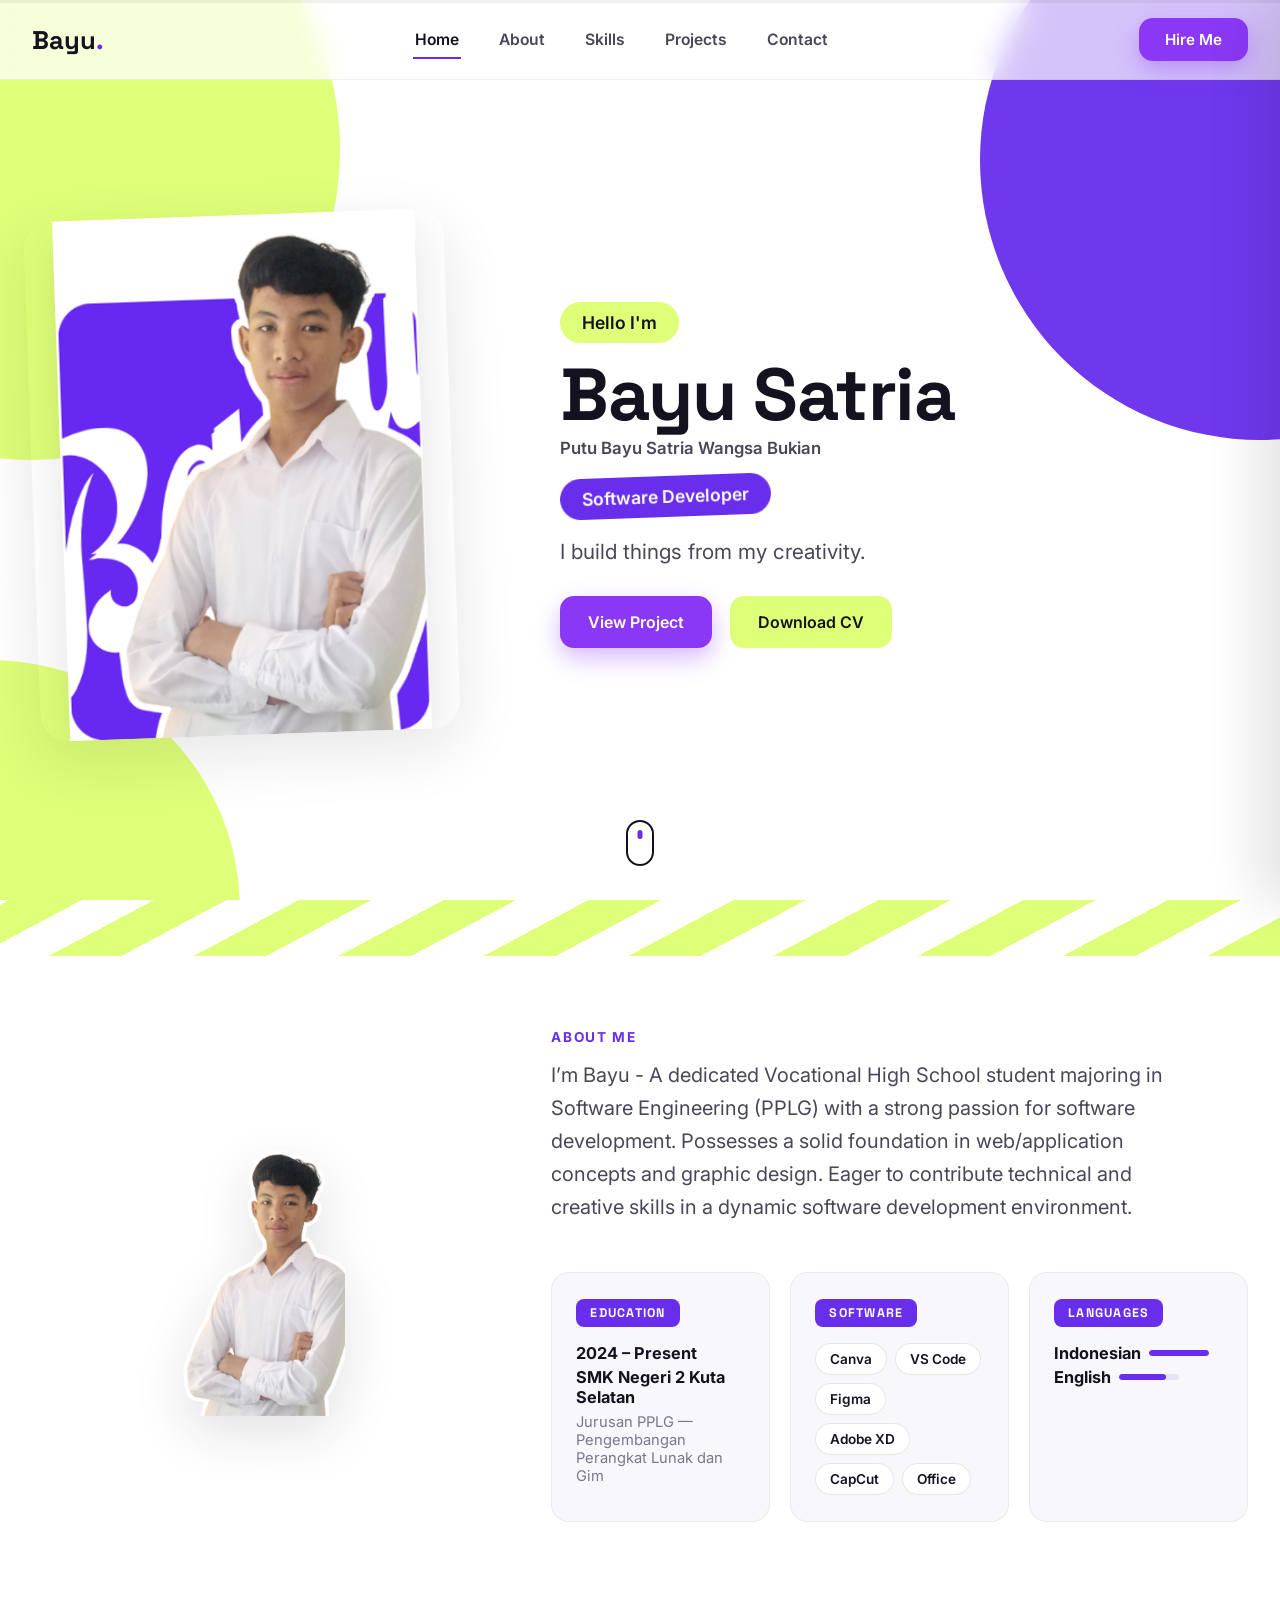
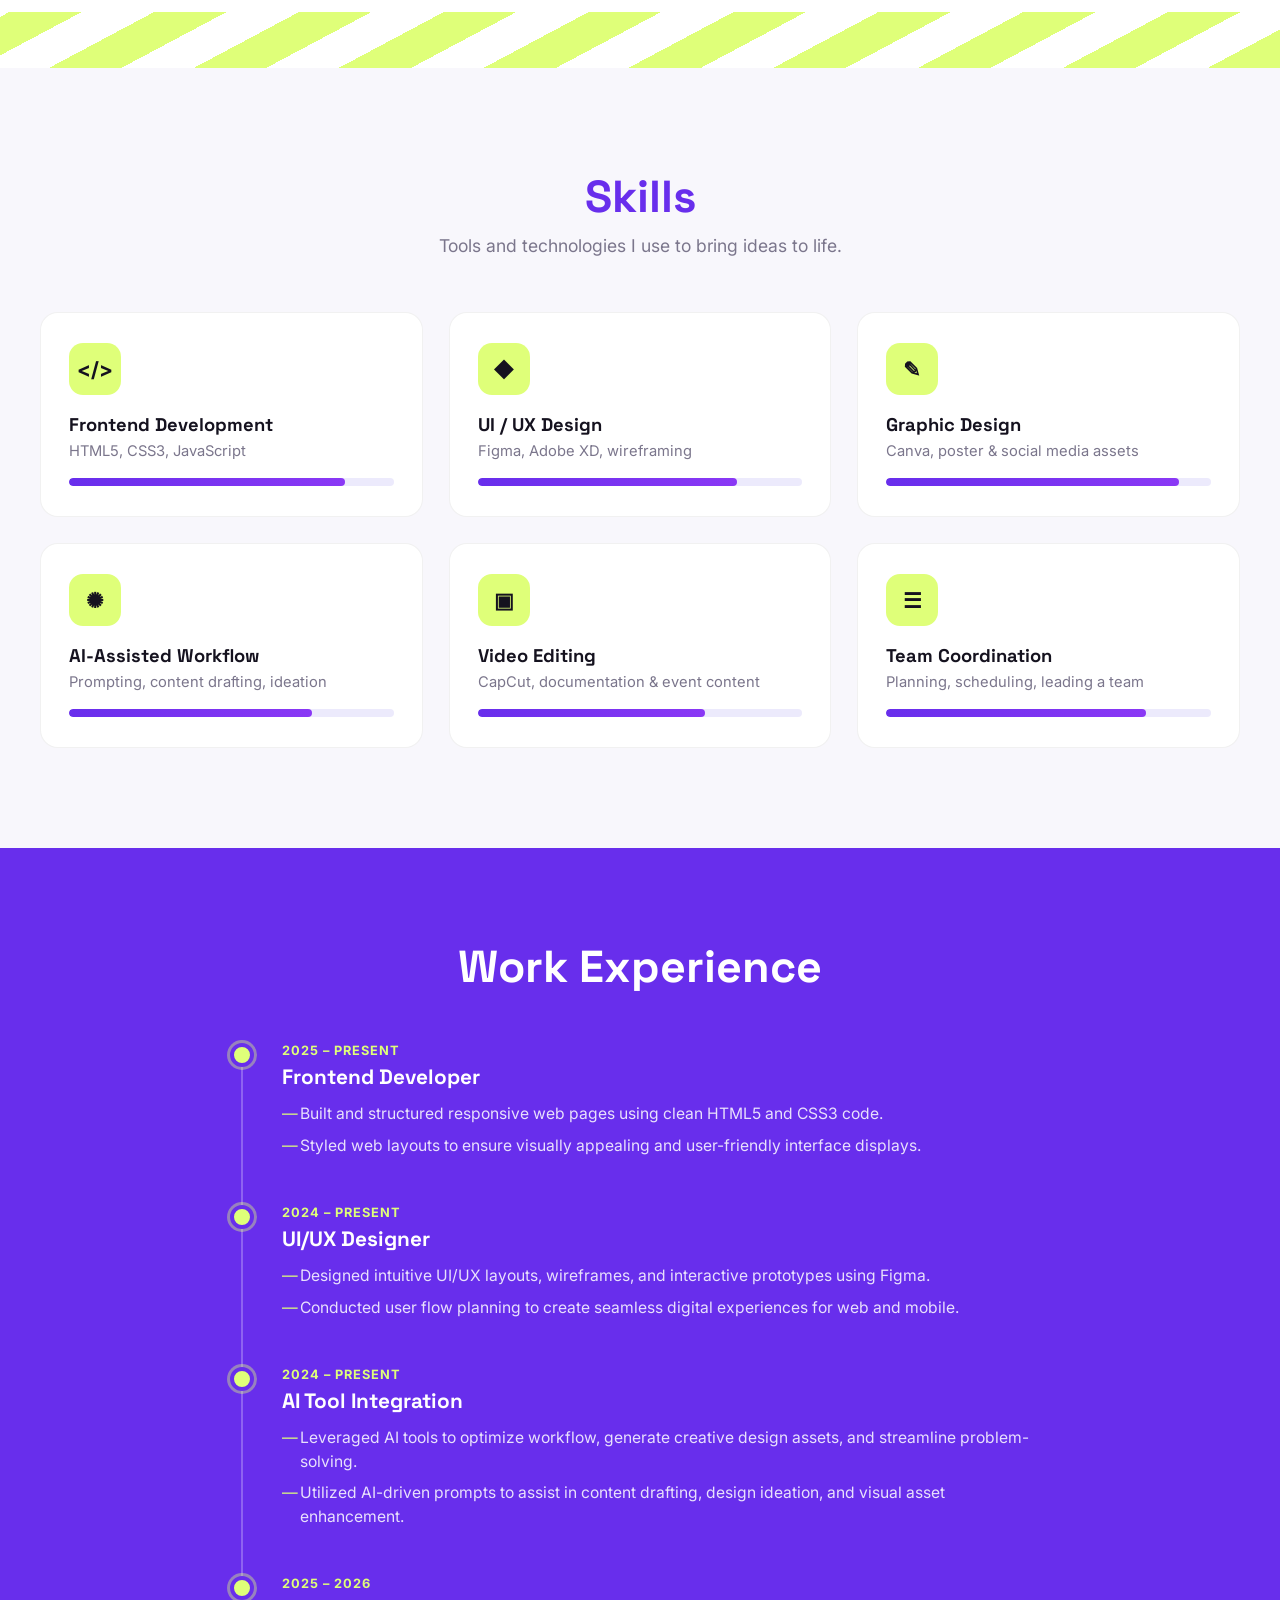
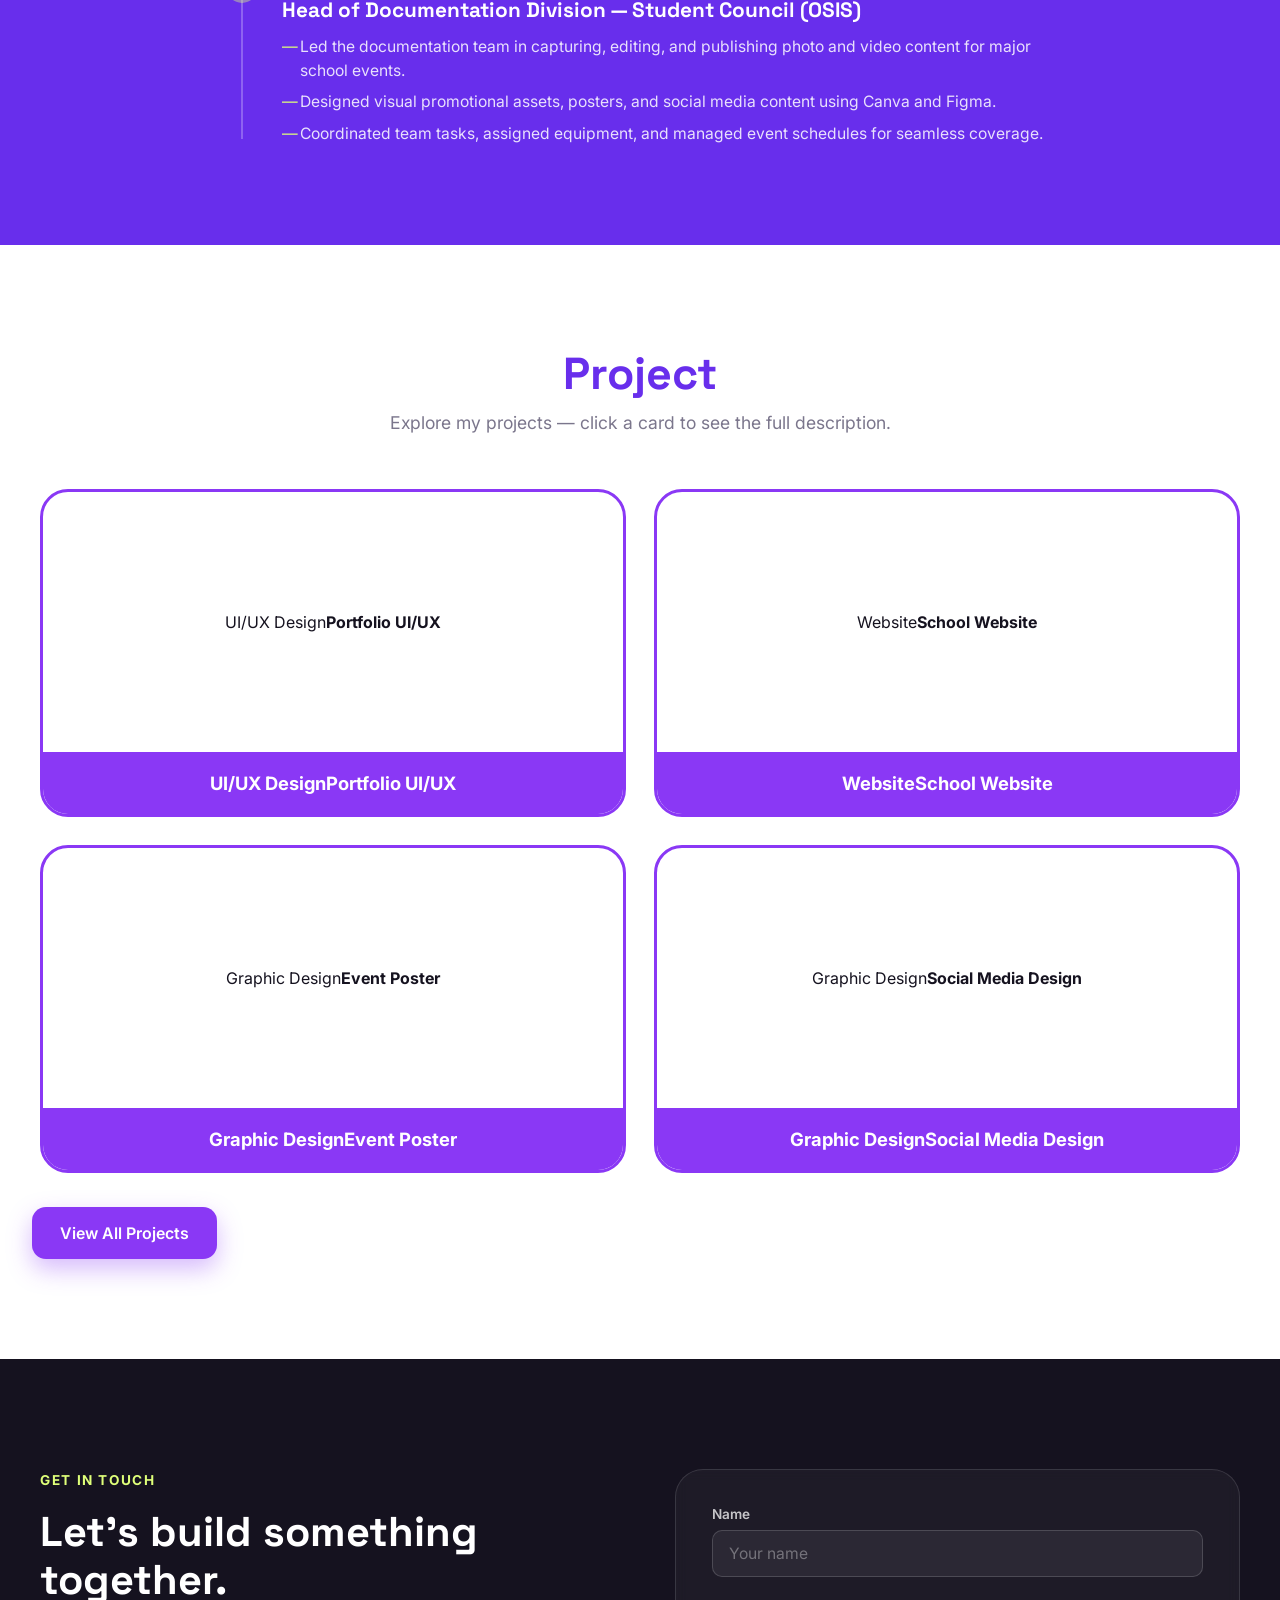
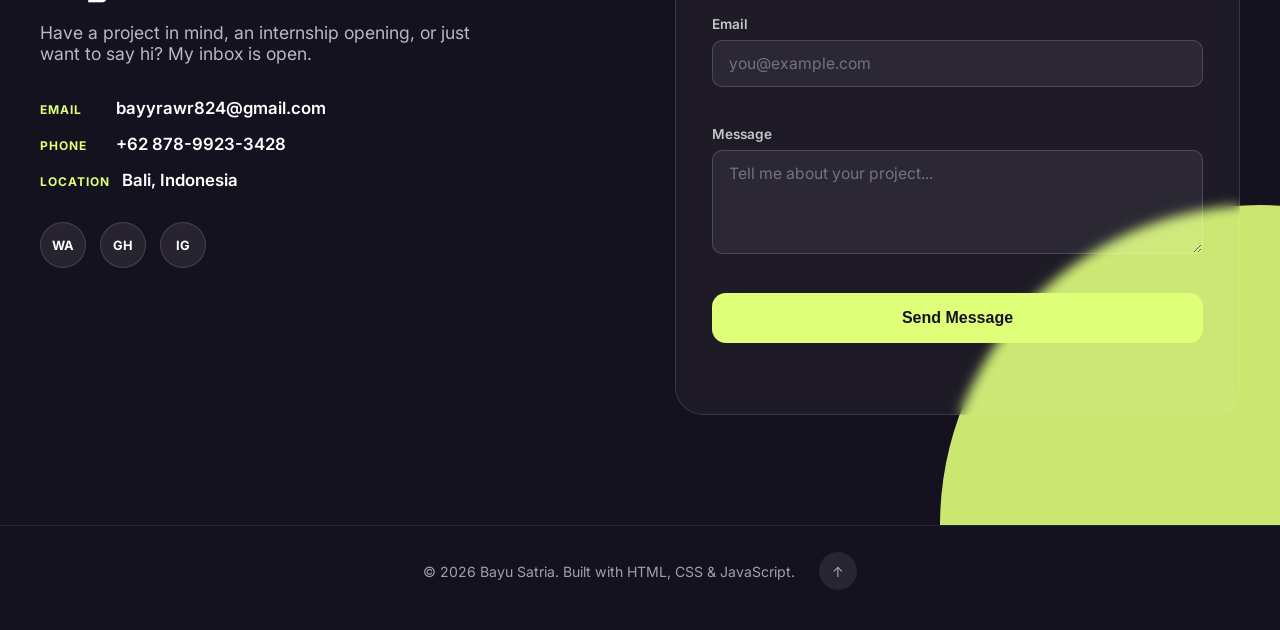
<file: index.html>
<!DOCTYPE html>
<html lang="en">
<head>
<meta charset="UTF-8">
<meta name="viewport" content="width=device-width, initial-scale=1.0">
<title>Bayu Satria — Software Developer Portfolio</title>
<meta name="description" content="Portfolio of Putu Bayu Satria Wangsa Bukian, Vocational High School student majoring in Software Engineering (PPLG).">

<link rel="preconnect" href="https://fonts.googleapis.com">
<link rel="preconnect" href="https://fonts.gstatic.com" crossorigin>
<link href="https://fonts.googleapis.com/css2?family=Inter:ital,wght@0,400;0,500;0,600;0,700;0,800;0,900;1,500&family=Space+Grotesk:wght@500;600;700&display=swap" rel="stylesheet">

<link rel="stylesheet" href="css/style.css">
</head>
<body>

<!-- ===== Custom cursor blob (decorative, desktop only) ===== -->
<div class="cursor-glow" aria-hidden="true"></div>

<!-- ===== Progress bar ===== -->
<div class="scroll-progress" aria-hidden="true"><span id="scrollProgressBar"></span></div>

<!-- ===== Navbar ===== -->
<header class="navbar" id="navbar">
  <div class="nav-inner">
    <a href="#home" class="logo">Bayu<span>.</span></a>

    <nav class="nav-links" id="navLinks">
      <a href="#home" class="nav-link active" data-section="home">Home</a>
      <a href="#about" class="nav-link" data-section="about">About</a>
      <a href="#skills" class="nav-link" data-section="skills">Skills</a>
      <a href="projects.html" class="nav-link">Projects</a>
      <a href="#contact" class="nav-link" data-section="contact">Contact</a>
    </nav>

    <a href="#contact" class="btn btn-primary nav-cta">Hire Me</a>

    <button class="hamburger" id="hamburger" aria-label="Open menu" aria-expanded="false">
      <span></span><span></span><span></span>
    </button>
  </div>
</header>

<!-- Mobile menu overlay -->
<div class="mobile-menu" id="mobileMenu">
  <a href="#home" class="mobile-link" data-section="home">Home</a>
  <a href="#about" class="mobile-link" data-section="about">About</a>
  <a href="#skills" class="mobile-link" data-section="skills">Skills</a>
  <a href="projects.html" class="mobile-link">Projects</a>
  <a href="#contact" class="mobile-link" data-section="contact">Contact</a>
  <a href="#contact" class="btn btn-primary" style="margin-top:20px;">Hire Me</a>
</div>

<main>

  <!-- ===== HERO ===== -->
  <section id="home" class="hero">
    <div class="blob blob-lime blob-1" aria-hidden="true"></div>
    <div class="blob blob-purple blob-2" aria-hidden="true"></div>
    <div class="blob blob-lime blob-3" aria-hidden="true"></div>

    <div class="hero-inner reveal">
      <div class="hero-photo">
        <div class="photo-frame">
          <img src="assets/images/bayu-hero.png" class="profile-photo hero-profile-photo" alt="Bayu Satria" loading="eager">
        </div>
      </div>

      <div class="hero-text">
        <span class="pill pill-lime">Hello I'm</span>
        <h1 class="hero-name">Bayu Satria</h1>
        <p class="full-name">Putu Bayu Satria Wangsa Bukian</p>
        <span class="pill pill-purple rotate-tag">Software Developer</span>
        <p class="hero-tagline">I build things from my creativity.</p>

        <div class="hero-actions">
          <a href="projects.html" class="btn btn-solid-purple">View Project</a>
          <a href="assets/CV-Bayu-Satria.pdf" download class="btn btn-lime">Download CV</a>
        </div>
      </div>
    </div>

    <a href="#about" class="scroll-cue" aria-label="Scroll to about section">
      <span></span>
    </a>
  </section>

  <!-- ===== ABOUT ===== -->
  <section id="about" class="about">
    <div class="stripe stripe-top" aria-hidden="true"></div>

    <div class="about-inner">
      <div class="about-photo reveal">
        <img src="assets/images/bayu-cutout.png" class="profile-photo about-profile-photo" alt="Bayu Satria" loading="lazy">
      </div>

      <div class="about-text reveal">
        <span class="eyebrow">About Me</span>
        <p class="about-paragraph">
          I’m Bayu - A dedicated Vocational High School student majoring in Software Engineering (PPLG) with a strong passion for software development. Possesses a solid foundation in web/application concepts and graphic design. Eager to contribute technical and creative skills in a dynamic software development environment.
        </p>

        <div class="info-cards">
          <div class="info-card">
            <h3>Education</h3>
            <p class="info-strong">2024 – Present</p>
            <p class="info-strong">SMK Negeri 2 Kuta Selatan</p>
            <p class="info-sub">Jurusan PPLG — Pengembangan Perangkat Lunak dan Gim</p>
          </div>

          <div class="info-card">
            <h3>Software</h3>
            <div class="badge-grid">
              <span class="badge">Canva</span>
              <span class="badge">VS Code</span>
              <span class="badge">Figma</span>
              <span class="badge">Adobe XD</span>
              <span class="badge">CapCut</span>
              <span class="badge">Office</span>
            </div>
          </div>

          <div class="info-card">
            <h3>Languages</h3>
            <p class="info-strong">Indonesian <span class="dot-full" title="Native"></span></p>
            <p class="info-strong">English <span class="dot-half" title="Conversational"></span></p>
          </div>
        </div>
      </div>
    </div>

    <div class="stripe stripe-bottom" aria-hidden="true"></div>
  </section>

  <!-- ===== SKILLS ===== -->
  <section id="skills" class="skills">
    <div class="section-heading">
      <h2>Skills</h2>
      <p>Tools and technologies I use to bring ideas to life.</p>
    </div>

    <div class="skills-grid">
      <div class="skill-card reveal">
        <div class="skill-icon">&lt;/&gt;</div>
        <h3>Frontend Development</h3>
        <p>HTML5, CSS3, JavaScript</p>
        <div class="skill-bar"><span data-percent="85"></span></div>
      </div>

      <div class="skill-card reveal">
        <div class="skill-icon">◆</div>
        <h3>UI / UX Design</h3>
        <p>Figma, Adobe XD, wireframing</p>
        <div class="skill-bar"><span data-percent="80"></span></div>
      </div>

      <div class="skill-card reveal">
        <div class="skill-icon">✎</div>
        <h3>Graphic Design</h3>
        <p>Canva, poster & social media assets</p>
        <div class="skill-bar"><span data-percent="90"></span></div>
      </div>

      <div class="skill-card reveal">
        <div class="skill-icon">✺</div>
        <h3>AI-Assisted Workflow</h3>
        <p>Prompting, content drafting, ideation</p>
        <div class="skill-bar"><span data-percent="75"></span></div>
      </div>

      <div class="skill-card reveal">
        <div class="skill-icon">▣</div>
        <h3>Video Editing</h3>
        <p>CapCut, documentation & event content</p>
        <div class="skill-bar"><span data-percent="70"></span></div>
      </div>

      <div class="skill-card reveal">
        <div class="skill-icon">☰</div>
        <h3>Team Coordination</h3>
        <p>Planning, scheduling, leading a team</p>
        <div class="skill-bar"><span data-percent="80"></span></div>
      </div>
    </div>
  </section>

  <!-- ===== WORK EXPERIENCE ===== -->
  <section class="experience">
    <div class="section-heading light">
      <h2>Work Experience</h2>
    </div>

    <div class="timeline">
      <div class="timeline-item reveal">
        <div class="timeline-dot"></div>
        <div class="timeline-content">
          <span class="timeline-date">2025 – Present</span>
          <h3>Frontend Developer</h3>
          <ul>
            <li>Built and structured responsive web pages using clean HTML5 and CSS3 code.</li>
            <li>Styled web layouts to ensure visually appealing and user-friendly interface displays.</li>
          </ul>
        </div>
      </div>

      <div class="timeline-item reveal">
        <div class="timeline-dot"></div>
        <div class="timeline-content">
          <span class="timeline-date">2024 – Present</span>
          <h3>UI/UX Designer</h3>
          <ul>
            <li>Designed intuitive UI/UX layouts, wireframes, and interactive prototypes using Figma.</li>
            <li>Conducted user flow planning to create seamless digital experiences for web and mobile.</li>
          </ul>
        </div>
      </div>

      <div class="timeline-item reveal">
        <div class="timeline-dot"></div>
        <div class="timeline-content">
          <span class="timeline-date">2024 – Present</span>
          <h3>AI Tool Integration</h3>
          <ul>
            <li>Leveraged AI tools to optimize workflow, generate creative design assets, and streamline problem-solving.</li>
            <li>Utilized AI-driven prompts to assist in content drafting, design ideation, and visual asset enhancement.</li>
          </ul>
        </div>
      </div>

      <div class="timeline-item reveal">
        <div class="timeline-dot"></div>
        <div class="timeline-content">
          <span class="timeline-date">2025 – 2026</span>
          <h3>Head of Documentation Division — Student Council (OSIS)</h3>
          <ul>
            <li>Led the documentation team in capturing, editing, and publishing photo and video content for major school events.</li>
            <li>Designed visual promotional assets, posters, and social media content using Canva and Figma.</li>
            <li>Coordinated team tasks, assigned equipment, and managed event schedules for seamless coverage.</li>
          </ul>
        </div>
      </div>
    </div>
  </section>

  <!-- ===== PROJECTS ===== -->
  <section id="projects" class="projects">
    <div class="section-heading">
      <h2>Project</h2>
      <p>Explore my projects — click a card to see the full description.</p>
    </div>

    <div class="project-grid" id="homeProjectGrid"></div>
    <div class="projects-more-wrap"><a href="projects.html" class="btn btn-solid-purple">View All Projects</a></div>
  </section>

  <!-- ===== CONTACT ===== -->
  <section id="contact" class="contact">
    <div class="blob blob-lime blob-4" aria-hidden="true"></div>

    <div class="contact-inner reveal">
      <div class="contact-text">
        <span class="eyebrow eyebrow-light">Get in touch</span>
        <h2>Let's build something together.</h2>
        <p>Have a project in mind, an internship opening, or just want to say
          hi? My inbox is open.</p>

        <div class="contact-details">
          <a href="mailto:bayyrawr824@gmail.com" class="contact-line">
            <span class="contact-label">Email</span> bayyrawr824@gmail.com
          </a>
          <a href="tel:+6287899233428" class="contact-line">
            <span class="contact-label">Phone</span> +62 878-9923-3428
          </a>
          <span class="contact-line">
            <span class="contact-label">Location</span> Bali, Indonesia
          </span>
        </div>

        <div class="social-row">
      <a href="https://wa.me/6287899233428" class="social-btn" aria-label="Whatsapp" target="_blank" rel="noopener noreferrer">WA</a>
          <a href="https://github.com/satriab69816-debug" class="social-btn" aria-label="GitHub">gh</a> 
          <a href="https://www.instagram.com/bayuu_satir?igsi=YnRocmVkc2cwZjZk" class="social-btn" aria-label="Instagram">ig</a>
        </div>
      </div>

      <form class="contact-form" id="contactForm" novalidate>
        <div class="form-row">
          <label for="name">Name</label>
          <input type="text" id="name" name="name" required placeholder="Your name">
          <span class="form-error" data-for="name"></span>
        </div>

        <div class="form-row">
          <label for="email">Email</label>
          <input type="email" id="email" name="email" required placeholder="you@example.com">
          <span class="form-error" data-for="email"></span>
        </div>

        <div class="form-row">
          <label for="message">Message</label>
          <textarea id="message" name="message" rows="4" required placeholder="Tell me about your project..."></textarea>
          <span class="form-error" data-for="message"></span>
        </div>

        <button type="submit" class="btn btn-lime btn-full">Send Message</button>
        <p class="form-status" id="formStatus" role="status" aria-live="polite"></p>
      </form>
    </div>
  </section>

</main>

<footer class="site-footer">
  <p>&copy; <span id="year"></span> Bayu Satria. Built with HTML, CSS &amp; JavaScript.</p>
  <a href="#home" class="back-to-top" aria-label="Back to top">↑</a>
</footer>

<script src="js/projects.js"></script>
<script src="js/script.js"></script>
</body>
</html>
</file>
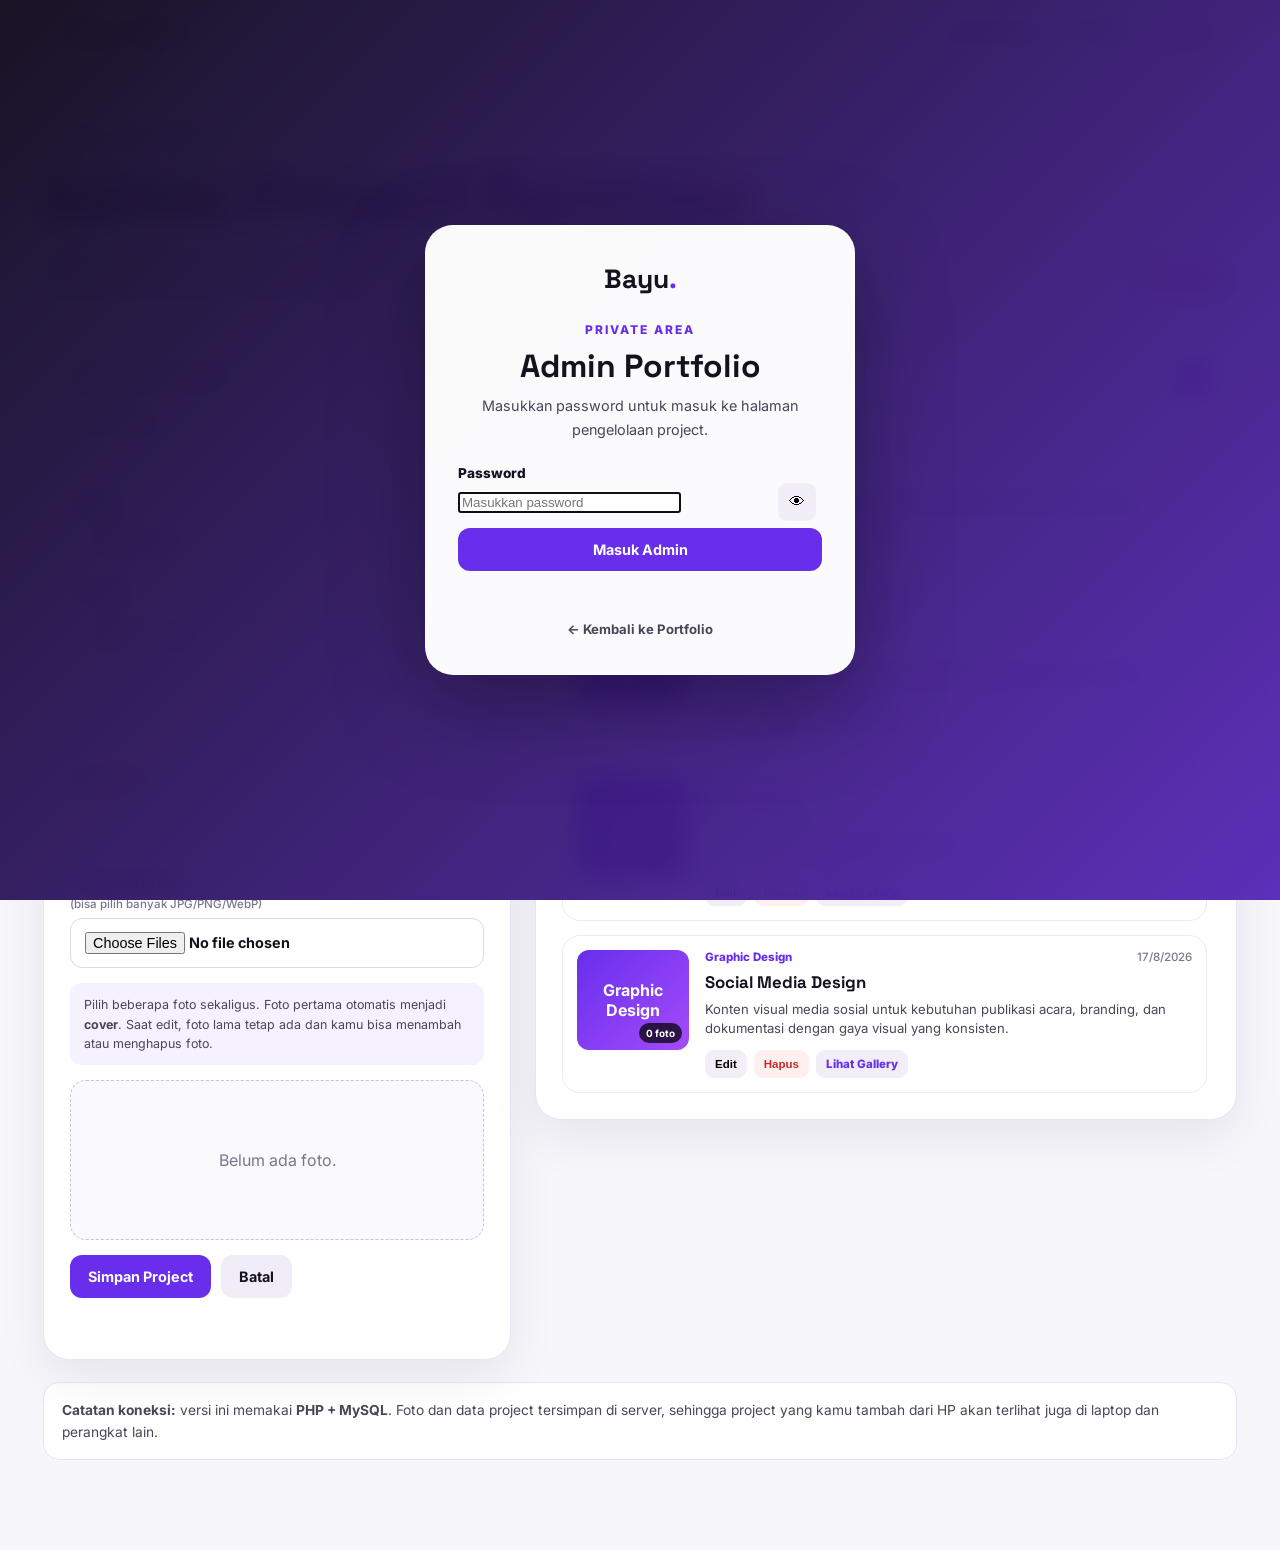
<file: admin.html>
<!DOCTYPE html>
<html lang="id">
<head>
<meta charset="UTF-8"><meta name="viewport" content="width=device-width, initial-scale=1.0">
<title>Admin Portfolio — Bayu Satria</title>
<link rel="preconnect" href="https://fonts.googleapis.com"><link rel="preconnect" href="https://fonts.gstatic.com" crossorigin>
<link href="https://fonts.googleapis.com/css2?family=Inter:wght@400;500;600;700;800&family=Space+Grotesk:wght@600;700&display=swap" rel="stylesheet">
<link rel="stylesheet" href="css/style.css"><link rel="stylesheet" href="css/admin.css">
</head>
<body class="admin-page admin-locked">
<div id="adminLogin" class="admin-login-overlay" aria-modal="true" role="dialog" aria-labelledby="loginTitle">
  <div class="admin-login-card">
    <div class="admin-login-logo">Bayu<span>.</span></div>
    <span class="admin-kicker">PRIVATE AREA</span>
    <h1 id="loginTitle">Admin Portfolio</h1>
    <p>Masukkan password untuk masuk ke halaman pengelolaan project.</p>
    <form id="adminLoginForm" class="admin-login-form" autocomplete="off">
      <label for="adminPassword">Password</label>
      <div class="password-wrap">
        <input id="adminPassword" type="password" inputmode="numeric" maxlength="6" placeholder="Masukkan password" autocomplete="current-password" required autofocus>
        <button type="button" id="togglePassword" aria-label="Tampilkan password">👁</button>
      </div>
      <button type="submit" class="admin-btn admin-btn-primary">Masuk Admin</button>
      <p id="loginStatus" class="login-status" aria-live="polite"></p>
    </form>
    <a href="index.html" class="back-portfolio">← Kembali ke Portfolio</a>
  </div>
</div>
<header class="admin-topbar"><a href="index.html" class="admin-brand">Bayu<span>.</span> Admin</a><div><a href="projects.html" class="admin-top-link">Lihat Projects</a><a href="index.html" class="admin-top-link">Portfolio</a><button id="logoutBtn" class="admin-top-link admin-top-button">Logout</button></div></header>
<main class="admin-shell">
  <section class="admin-hero"><div><span class="admin-kicker">CONTENT MANAGEMENT</span><h1>Kelola Project Portfolio</h1><p>Tambah banyak foto, deskripsi, kategori, dan link project. Setiap project memiliki gallery sendiri yang bisa berisi banyak foto dan langsung tampil di halaman detail project.</p></div><button id="resetData" class="admin-btn admin-btn-danger">Reset Data</button></section>
  <section class="admin-grid">
    <div class="admin-panel">
      <div class="panel-title"><h2 id="formTitle">Tambah Project</h2><span id="editingBadge">NEW</span></div>
      <form id="projectForm" class="admin-form">
        <input type="hidden" id="projectId">
        <label>Nama Project<input id="title" required maxlength="80" placeholder="Contoh: Website Sekolah"></label>
        <label>Kategori<select id="category" required><option value="UI/UX Design">UI/UX Design</option><option value="Website">Website</option><option value="Graphic Design">Graphic Design</option><option value="Mobile App">Mobile App</option><option value="Other">Other</option></select></label>
        <label>Deskripsi<textarea id="description" required maxlength="500" rows="6" placeholder="Jelaskan project, tujuan, fitur, atau proses pembuatannya..."></textarea><small><span id="charCount">0</span>/500</small></label>
        <label>Link Project <span class="optional">(opsional)</span><input id="link" type="url" placeholder="https://..."></label>
        <label>Foto-Foto Project <span class="optional">(bisa pilih banyak JPG/PNG/WebP)</span><input id="image" type="file" multiple accept="image/png,image/jpeg,image/webp"></label>
        <div class="upload-help">Pilih beberapa foto sekaligus. Foto pertama otomatis menjadi <b>cover</b>. Saat edit, foto lama tetap ada dan kamu bisa menambah atau menghapus foto.</div><div id="imagePreview" class="image-preview"><span>Belum ada foto. Kamu bisa memilih banyak foto sekaligus.</span></div>
        <div class="admin-form-actions"><button type="submit" class="admin-btn admin-btn-primary" id="saveBtn">Simpan Project</button><button type="button" class="admin-btn admin-btn-ghost" id="cancelEdit">Batal</button></div>
        <p id="adminStatus" class="admin-status"></p>
      </form>
    </div>
    <div class="admin-panel">
      <div class="panel-title"><h2>Daftar Project</h2><strong id="adminCount">0</strong></div>
      <div id="adminProjectList" class="admin-project-list"></div>
    </div>
  </section>
  <section class="admin-note"><strong>Catatan koneksi:</strong> versi ini memakai <strong>PHP + MySQL</strong>. Foto dan data project tersimpan di server, sehingga project yang kamu tambah dari HP akan terlihat juga di laptop dan perangkat lain.</section>
</main>
<script src="js/projects.js"></script><script src="js/admin-login.js"></script><script src="js/admin.js"></script>
</body></html>
</file>
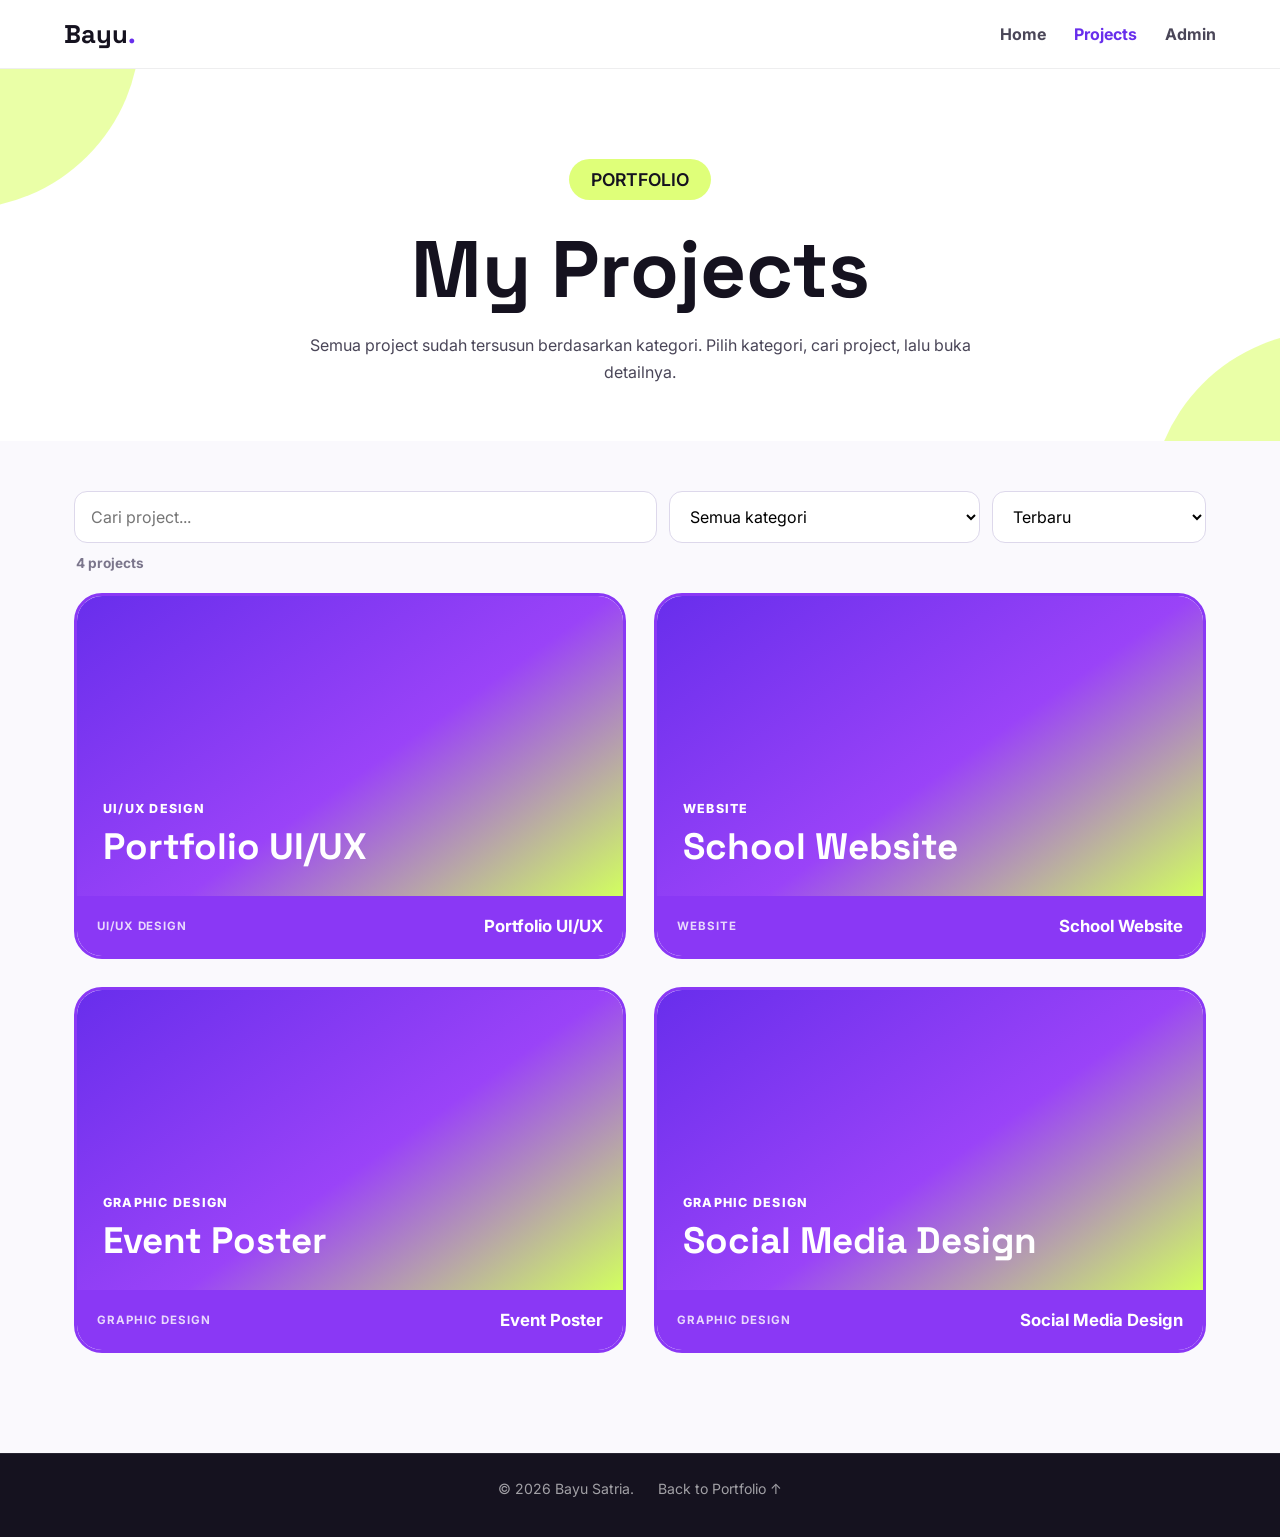
<file: projects.html>
<!DOCTYPE html>
<html lang="id"><head><meta charset="UTF-8"><meta name="viewport" content="width=device-width,initial-scale=1.0"><title>Projects — Bayu Satria</title><meta name="description" content="Daftar project Bayu Satria."><link rel="preconnect" href="https://fonts.googleapis.com"><link rel="preconnect" href="https://fonts.gstatic.com" crossorigin><link href="https://fonts.googleapis.com/css2?family=Inter:wght@400;500;600;700;800&family=Space+Grotesk:wght@600;700&display=swap" rel="stylesheet"><link rel="stylesheet" href="css/style.css"><link rel="stylesheet" href="css/projects.css"></head>
<body class="projects-page"><header class="simple-nav"><a class="logo" href="index.html">Bayu<span>.</span></a><nav><a href="index.html">Home</a><a class="active" href="projects.html">Projects</a><a href="admin.html">Admin</a></nav></header>
<main><section class="projects-hero"><span class="pill pill-lime">PORTFOLIO</span><h1>My Projects</h1><p>Semua project sudah tersusun berdasarkan kategori. Pilih kategori, cari project, lalu buka detailnya.</p></section>
<section class="project-browser"><div class="project-controls"><input id="projectSearch" type="search" placeholder="Cari project..."><select id="projectCategoryFilter"></select><select id="projectSort"><option value="newest">Terbaru</option><option value="oldest">Terlama</option><option value="az">A — Z</option></select></div><div class="project-count" id="projectCount"></div><div id="allProjectsGrid" class="project-grid all-project-grid"></div></section></main>
<footer class="site-footer"><p>© <span id="year"></span> Bayu Satria.</p><a href="index.html">Back to Portfolio ↑</a></footer>
<script src="js/projects.js"></script><script>document.getElementById('year').textContent=new Date().getFullYear();</script></body></html>
</file>
<file: css/style.css>
/* =========================================================
   BAYU SATRIA — PORTFOLIO STYLES
   Tokens
   ========================================================= */
:root{
  --purple:      #682EEC;
  --purple-2:    #8A38F5;
  --lime:        #DFFF79;
  --ink:         #15121f;
  --ink-soft:    #4a4658;
  --paper:       #ffffff;
  --paper-2:     #f8f7fc;
  --muted:       #7b768c;

  --font-display: 'Space Grotesk', 'Inter', sans-serif;
  --font-body: 'Inter', sans-serif;

  --radius-lg: 28px;
  --radius-md: 18px;
  --radius-sm: 10px;

  --shadow-soft: 0 20px 60px rgba(21,18,31,0.10);
  --shadow-hard: 8px 8px 0 var(--ink);

  --ease: cubic-bezier(.16,.84,.44,1);
}

*{ box-sizing: border-box; }
html{ scroll-behavior: smooth; }

@media (prefers-reduced-motion: reduce){
  html{ scroll-behavior: auto; }
  *, *::before, *::after{
    animation-duration: 0.01ms !important;
    animation-iteration-count: 1 !important;
    transition-duration: 0.01ms !important;
    scroll-behavior: auto !important;
  }
}

body{
  margin:0;
  font-family: var(--font-body);
  color: var(--ink);
  background: var(--paper);
  overflow-x: hidden;
  -webkit-font-smoothing: antialiased;
}

h1,h2,h3{ font-family: var(--font-display); margin:0; }
p{ margin:0; }
ul{ margin:0; padding:0; }
a{ color: inherit; text-decoration:none; }
img{ max-width:100%; display:block; }

.reveal{
  opacity:0;
  transform: translateY(28px);
  transition: opacity .8s var(--ease), transform .8s var(--ease);
}
.reveal.in-view{ opacity:1; transform:none; }

/* =========================================================
   Buttons & pills
   ========================================================= */
.btn{
  display:inline-flex;
  align-items:center;
  justify-content:center;
  padding: 16px 28px;
  border-radius: 14px;
  font-weight:600;
  font-size: 1rem;
  border:none;
  cursor:pointer;
  transition: transform .25s var(--ease), box-shadow .25s var(--ease), background .25s var(--ease);
  white-space:nowrap;
}
.btn:hover{ transform: translateY(-3px); }
.btn:active{ transform: translateY(0); }

.btn-primary, .btn-solid-purple{
  background: var(--purple-2);
  color:#fff;
  box-shadow: 0 10px 24px rgba(138,56,245,0.35);
}
.btn-primary:hover, .btn-solid-purple:hover{ box-shadow: 0 16px 30px rgba(138,56,245,0.45); }

.btn-lime{
  background: var(--lime);
  color: var(--ink);
}
.btn-lime:hover{ box-shadow: 0 14px 28px rgba(223,255,121,0.55); }

.btn-full{ width:100%; }

.pill{
  display:inline-block;
  padding: 10px 22px;
  border-radius: 999px;
  font-weight:600;
  font-size: 1.1rem;
}
.pill-lime{ background: var(--lime); color: var(--ink); }
.pill-purple{ background: var(--purple); color:#fff; }
.rotate-tag{ transform: rotate(-2deg); }

/* =========================================================
   Decorative blobs
   ========================================================= */
.blob{
  position:absolute;
  border-radius:50%;
  filter: blur(0px);
  z-index:0;
  pointer-events:none;
}
.blob-lime{ background: var(--lime); }
.blob-purple{ background: var(--purple); }

@keyframes float-slow{
  0%,100%{ transform: translate(0,0) rotate(0deg); }
  50%{ transform: translate(0,-30px) rotate(6deg); }
}
@keyframes float-slower{
  0%,100%{ transform: translate(0,0) rotate(0deg); }
  50%{ transform: translate(-20px,20px) rotate(-4deg); }
}

/* =========================================================
   Scroll progress + cursor glow
   ========================================================= */
.scroll-progress{
  position:fixed; top:0; left:0; width:100%; height:3px; z-index:1000;
  background: rgba(21,18,31,0.06);
}
.scroll-progress span{
  display:block; height:100%; width:0%;
  background: linear-gradient(90deg, var(--purple), var(--lime));
  transition: width .1s linear;
}

.cursor-glow{
  position:fixed;
  width:420px; height:420px;
  border-radius:50%;
  background: radial-gradient(circle, rgba(138,56,245,0.12) 0%, rgba(138,56,245,0) 70%);
  pointer-events:none;
  z-index:0;
  transform: translate(-50%,-50%);
  transition: left .12s linear, top .12s linear, opacity .3s ease;
  opacity:0;
}
@media (hover:hover) and (pointer:fine){
  .cursor-glow.active{ opacity:1; }
}

/* =========================================================
   Navbar
   ========================================================= */
.navbar{
  position:fixed; top:0; left:0; width:100%; z-index:900;
  background: rgba(255,255,255,0.7);
  backdrop-filter: blur(14px);
  -webkit-backdrop-filter: blur(14px);
  border-bottom: 1px solid rgba(21,18,31,0.06);
  transition: box-shadow .3s ease, background .3s ease;
}
.navbar.scrolled{
  box-shadow: 0 8px 24px rgba(21,18,31,0.06);
}
.nav-inner{
  max-width:1280px; margin:0 auto;
  display:flex; align-items:center; justify-content:space-between;
  padding: 18px 32px;
}
.logo{
  font-family: var(--font-display);
  font-size:1.6rem;
  font-weight:700;
}
.logo span{ color: var(--purple); }

.nav-links{ display:flex; gap:36px; }
.nav-link{
  position:relative;
  font-weight:600;
  font-size:0.98rem;
  color: var(--ink-soft);
  padding: 6px 2px;
  transition: color .2s ease;
}
.nav-link::after{
  content:"";
  position:absolute; left:0; bottom:-4px;
  width:0%; height:2px;
  background: var(--purple);
  transition: width .3s var(--ease);
}
.nav-link:hover, .nav-link.active{ color: var(--ink); }
.nav-link:hover::after, .nav-link.active::after{ width:100%; }

.nav-cta{ padding: 12px 26px; font-size:0.95rem; }

.hamburger{
  display:none;
  flex-direction:column;
  justify-content:center;
  gap:5px;
  width:38px; height:38px;
  background:none; border:none; cursor:pointer;
  padding:0;
}
.hamburger span{
  display:block; width:100%; height:2px; background: var(--ink);
  transition: transform .3s var(--ease), opacity .3s var(--ease);
}
.hamburger.open span:nth-child(1){ transform: translateY(7px) rotate(45deg); }
.hamburger.open span:nth-child(2){ opacity:0; }
.hamburger.open span:nth-child(3){ transform: translateY(-7px) rotate(-45deg); }

.mobile-menu{
  position:fixed; top:0; right:0; height:100vh; width:min(78vw,340px);
  background: var(--paper);
  z-index:950;
  display:flex; flex-direction:column;
  align-items:flex-start;
  gap: 22px;
  padding: 110px 36px;
  transform: translateX(100%);
  transition: transform .4s var(--ease);
  box-shadow: -20px 0 50px rgba(21,18,31,0.12);
}
.mobile-menu.open{ transform: translateX(0); }
.mobile-link{ font-size:1.3rem; font-weight:600; }

/* =========================================================
   Hero
   ========================================================= */
.hero{
  position:relative;
  min-height:100vh;
  display:flex; align-items:center;
  padding: 130px 32px 80px;
  overflow:hidden;
}
.blob-1{ width:620px; height:620px; left:-280px; top:-160px; animation: float-slow 12s ease-in-out infinite; }
.blob-2{ width:560px; height:560px; right:-260px; top:-120px; opacity:0.95; animation: float-slower 14s ease-in-out infinite; }
.blob-3{ width:500px; height:500px; left:-260px; bottom:-260px; animation: float-slow 16s ease-in-out infinite; }

.hero-inner{
  position:relative; z-index:2;
  max-width:1280px; margin:0 auto;
  display:grid;
  grid-template-columns: 0.8fr 1.2fr;
  gap:70px;
  align-items:center;
  width:100%;
}

.photo-frame{
  position:relative;
  border-radius: var(--radius-lg);
  overflow:hidden;
  box-shadow: var(--shadow-soft);
  max-width:420px;
  transform: rotate(-2deg);
  transition: transform .4s var(--ease);
}
.photo-frame:hover{ transform: rotate(0deg); }
.photo-placeholder{ width:100%; height:auto; display:block; }
.photo-placeholder-text{
  fill:#fff; font-family: var(--font-display); font-weight:700;
  font-size:22px; opacity:0.85;
}

.hero-text{ position:relative; }
.hero-name{
  font-size: clamp(2.6rem, 6vw, 4.6rem);
  font-weight:800;
  line-height:1.02;
  margin: 14px 0 6px;
  letter-spacing:-0.02em;
}
.full-name{ font-size:1.05rem; font-weight:600; color: var(--ink-soft); margin-bottom:18px; }
.hero-tagline{ font-size:1.3rem; color: var(--ink-soft); margin: 22px 0 32px; }
.hero-actions{ display:flex; gap:18px; flex-wrap:wrap; }

.scroll-cue{
  position:absolute; bottom:34px; left:50%; transform:translateX(-50%);
  width:28px; height:46px; border:2px solid var(--ink); border-radius:20px;
  z-index:2;
}
.scroll-cue span{
  position:absolute; top:8px; left:50%; transform:translateX(-50%);
  width:5px; height:9px; background: var(--purple); border-radius:3px;
  animation: scrollcue 1.8s ease-in-out infinite;
}
@keyframes scrollcue{
  0%{ transform: translate(-50%,0); opacity:1; }
  70%{ opacity:0.3; }
  100%{ transform: translate(-50%,14px); opacity:0; }
}

/* =========================================================
   Stripes (section separators)
   ========================================================= */
.stripe{
  height:56px; width:100%;
  background: repeating-linear-gradient(-28deg, var(--lime) 0 34px, transparent 34px 68px);
}

/* =========================================================
   About
   ========================================================= */
.about{ position:relative; background: var(--paper); }
.about-inner{
  max-width:1280px; margin:0 auto;
  padding: 70px 32px 90px;
  display:grid;
  grid-template-columns: 0.85fr 1.3fr;
  gap: 64px;
  align-items:start;
}
.about-placeholder{ border-radius: var(--radius-lg); box-shadow: var(--shadow-soft); }
.about-photo{ position:sticky; top:120px; }

.eyebrow{
  display:inline-block;
  font-size:0.85rem; font-weight:700; letter-spacing:0.12em; text-transform:uppercase;
  color: var(--purple);
  margin-bottom:14px;
}
.eyebrow-light{ color: var(--lime); }

.about-paragraph{
  font-size:1.25rem; line-height:1.65; color: var(--ink-soft);
  max-width: 640px;
  margin-bottom: 48px;
}

.info-cards{ display:grid; grid-template-columns: repeat(3,1fr); gap:20px; }
.info-card{
  background: var(--paper-2);
  border-radius: var(--radius-md);
  padding: 26px 24px;
  border: 1px solid rgba(21,18,31,0.06);
  transition: transform .3s var(--ease), box-shadow .3s var(--ease);
}
.info-card:hover{ transform: translateY(-6px); box-shadow: var(--shadow-soft); }
.info-card h3{
  font-size:0.78rem; font-weight:700; letter-spacing:0.1em; text-transform:uppercase;
  color:#fff; background: var(--purple);
  display:inline-block; padding:6px 14px; border-radius:8px;
  margin-bottom:16px;
}
.info-strong{ font-weight:700; font-size:1.02rem; margin-bottom:4px; display:flex; align-items:center; gap:8px; }
.info-sub{ color: var(--muted); font-size:0.92rem; margin-top:6px; }

.dot-full, .dot-half{ display:inline-block; width:60px; height:6px; border-radius:4px; background:#e6e3f4; position:relative; overflow:hidden; }
.dot-full::after, .dot-half::after{ content:""; position:absolute; left:0; top:0; height:100%; background: var(--purple); border-radius:4px; }
.dot-full::after{ width:100%; }
.dot-half::after{ width:78%; }

.badge-grid{ display:flex; flex-wrap:wrap; gap:8px; }
.badge{
  font-size:0.85rem; font-weight:600;
  background:#fff; border:1px solid rgba(21,18,31,0.1);
  padding: 7px 14px; border-radius:999px;
  transition: transform .2s var(--ease), background .2s ease, color .2s ease;
}
.badge:hover{ background: var(--purple); color:#fff; transform: translateY(-2px); border-color: var(--purple); }

/* =========================================================
   Section heading shared
   ========================================================= */
.section-heading{ text-align:center; max-width:640px; margin: 0 auto 56px; padding: 0 24px; }
.section-heading h2{ font-size: clamp(2rem,4.5vw,2.8rem); font-weight:800; color: var(--purple); }
.section-heading p{ color: var(--muted); font-size:1.1rem; margin-top:10px; }
.section-heading.light h2{ color:#fff; }
.section-heading.light{ margin-bottom:44px; }

/* =========================================================
   Skills
   ========================================================= */
.skills{ padding: 100px 32px; background: var(--paper-2); position:relative; overflow:hidden; }
.skills-grid{
  max-width:1200px; margin:0 auto;
  display:grid; grid-template-columns: repeat(3, 1fr); gap:26px;
}
.skill-card{
  background:#fff; border-radius: var(--radius-md);
  padding: 30px 28px;
  border: 1px solid rgba(21,18,31,0.06);
  transition: transform .35s var(--ease), box-shadow .35s var(--ease);
}
.skill-card:hover{ transform: translateY(-8px); box-shadow: var(--shadow-soft); }
.skill-icon{
  width:52px; height:52px; border-radius:14px;
  background: var(--lime);
  display:flex; align-items:center; justify-content:center;
  font-size:1.3rem; font-weight:700; color: var(--ink);
  margin-bottom:18px;
}
.skill-card h3{ font-size:1.15rem; margin-bottom:6px; }
.skill-card p{ color: var(--muted); font-size:0.92rem; margin-bottom:18px; }
.skill-bar{ height:8px; border-radius:6px; background:#eceafc; overflow:hidden; }
.skill-bar span{
  display:block; height:100%; width:0%;
  background: linear-gradient(90deg, var(--purple), var(--purple-2));
  border-radius:6px;
  transition: width 1.4s var(--ease);
}

/* =========================================================
   Experience timeline
   ========================================================= */
.experience{ background: var(--purple); padding: 90px 32px 100px; position:relative; }
.timeline{ max-width:820px; margin:0 auto; position:relative; }
.timeline::before{
  content:""; position:absolute; left:11px; top:6px; bottom:6px; width:2px;
  background: rgba(255,255,255,0.25);
}
.timeline-item{ position:relative; padding-left:52px; margin-bottom:44px; }
.timeline-item:last-child{ margin-bottom:0; }
.timeline-dot{
  position:absolute; left:0; top:4px; width:24px; height:24px; border-radius:50%;
  background: var(--lime); border:4px solid var(--purple); box-shadow:0 0 0 3px rgba(223,255,121,0.4);
}
.timeline-date{ display:inline-block; font-size:0.8rem; font-weight:700; letter-spacing:0.08em; text-transform:uppercase; color: var(--lime); margin-bottom:6px; }
.timeline-content h3{ color:#fff; font-size:1.3rem; margin-bottom:12px; }
.timeline-content ul{ list-style:none; display:flex; flex-direction:column; gap:8px; }
.timeline-content li{ color: rgba(255,255,255,0.85); font-size:0.98rem; line-height:1.5; padding-left:18px; position:relative; }
.timeline-content li::before{ content:"—"; position:absolute; left:0; color: var(--lime); }

/* =========================================================
   Projects
   ========================================================= */
.projects{ padding: 100px 32px; background:#fff; }
.project-grid{
  max-width:1200px; margin:0 auto;
  display:grid; grid-template-columns: repeat(2, 1fr); gap:28px;
}
.project-card{
  border-radius: var(--radius-lg);
  overflow:hidden;
  border: 3px solid var(--purple-2);
  transition: transform .4s var(--ease), box-shadow .4s var(--ease);
}
.project-card:hover{ transform: translateY(-10px) rotate(-0.6deg); box-shadow: var(--shadow-soft); }
.project-thumb{
  height:260px;
  display:flex; align-items:center; justify-content:center;
  position:relative;
}
.thumb-1{ background: linear-gradient(135deg,#efe9ff,#d9c9ff); }
.thumb-2{ background: linear-gradient(135deg,#eafccb,#c8f38a); }
.thumb-3{ background: linear-gradient(135deg,#ffe3ec,#ffc2d6); }
.thumb-4{ background: linear-gradient(135deg,#d9f1ff,#a9def7); }
.thumb-tag{
  font-size:0.85rem; font-weight:600; color: rgba(21,18,31,0.4);
  border:1.5px dashed rgba(21,18,31,0.25); padding:8px 16px; border-radius:999px;
}
.project-label{
  background: var(--purple-2); color:#fff; text-align:center;
  padding: 20px; font-weight:700; font-size:1.15rem;
}

/* =========================================================
   Contact
   ========================================================= */
.contact{ position:relative; background: var(--ink); color:#fff; padding: 110px 32px; overflow:hidden; }
.blob-4{ width:640px; height:640px; right:-300px; bottom:-320px; opacity:0.9; animation: float-slower 15s ease-in-out infinite; }
.contact-inner{
  position:relative; z-index:2;
  max-width:1200px; margin:0 auto;
  display:grid; grid-template-columns: 1fr 1fr; gap:70px;
  align-items:start;
}
.contact-text h2{ font-size: clamp(1.9rem,4vw,2.6rem); font-weight:800; margin: 6px 0 18px; line-height:1.15; }
.contact-text p{ color: rgba(255,255,255,0.7); font-size:1.1rem; max-width:440px; margin-bottom:34px; }

.contact-details{ display:flex; flex-direction:column; gap:16px; margin-bottom:32px; }
.contact-line{ font-size:1.05rem; font-weight:600; display:flex; gap:12px; align-items:baseline; transition: color .2s ease; }
a.contact-line:hover{ color: var(--lime); }
.contact-label{ font-size:0.75rem; text-transform:uppercase; letter-spacing:0.08em; color: var(--lime); font-weight:700; min-width:64px; }

.social-row{ display:flex; gap:14px; }
.social-btn{
  width:46px; height:46px; border-radius:50%;
  background: rgba(255,255,255,0.08);
  display:flex; align-items:center; justify-content:center;
  font-size:0.8rem; font-weight:700; text-transform:uppercase;
  transition: background .25s ease, transform .25s ease;
  border: 1px solid rgba(255,255,255,0.14);
}
.social-btn:hover{ background: var(--lime); color: var(--ink); transform: translateY(-4px); }

.contact-form{
  background: rgba(255,255,255,0.04);
  border: 1px solid rgba(255,255,255,0.12);
  border-radius: var(--radius-lg);
  padding: 36px;
  display:flex; flex-direction:column; gap:18px;
  backdrop-filter: blur(6px);
}
.form-row{ display:flex; flex-direction:column; gap:8px; }
.form-row label{ font-size:0.85rem; font-weight:600; color: rgba(255,255,255,0.75); }
.form-row input, .form-row textarea{
  background: rgba(255,255,255,0.06);
  border: 1px solid rgba(255,255,255,0.16);
  border-radius: 10px;
  padding: 13px 16px;
  color:#fff;
  font-family: var(--font-body);
  font-size:0.98rem;
  resize: vertical;
  transition: border-color .2s ease, background .2s ease;
}
.form-row input::placeholder, .form-row textarea::placeholder{ color: rgba(255,255,255,0.35); }
.form-row input:focus, .form-row textarea:focus{
  outline:none; border-color: var(--lime); background: rgba(255,255,255,0.09);
}
.form-row.error input, .form-row.error textarea{ border-color:#ff6b6b; }
.form-error{ font-size:0.8rem; color:#ff8f8f; min-height:1em; }
.form-status{ font-size:0.92rem; font-weight:600; min-height:1.2em; }
.form-status.success{ color: var(--lime); }
.form-status.error{ color:#ff8f8f; }

/* =========================================================
   Footer
   ========================================================= */
.site-footer{
  background: var(--ink); color: rgba(255,255,255,0.6);
  padding: 26px 32px 40px;
  display:flex; align-items:center; justify-content:center; gap:24px;
  font-size:0.88rem;
  border-top: 1px solid rgba(255,255,255,0.08);
  position:relative;
}
.back-to-top{
  width:38px; height:38px; border-radius:50%;
  background: rgba(255,255,255,0.08);
  display:flex; align-items:center; justify-content:center;
  transition: background .25s ease, transform .25s ease;
}
.back-to-top:hover{ background: var(--lime); color: var(--ink); transform: translateY(-3px); }

/* =========================================================
   Responsive
   ========================================================= */
@media (max-width: 980px){
  .nav-links, .nav-cta{ display:none; }
  .hamburger{ display:flex; }

  .hero-inner{ grid-template-columns:1fr; text-align:center; gap:44px; }
  .hero-photo{ display:flex; justify-content:center; }
  .photo-frame{ margin:0 auto; }
  .hero-actions{ justify-content:center; }

  .about-inner{ grid-template-columns:1fr; }
  .about-photo{ position:static; max-width:320px; margin:0 auto; }
  .info-cards{ grid-template-columns:1fr; }

  .skills-grid{ grid-template-columns: repeat(2,1fr); }

  .project-grid{ grid-template-columns:1fr; }

  .contact-inner{ grid-template-columns:1fr; gap:48px; }
}

@media (max-width: 560px){
  .nav-inner{ padding:14px 20px; }
  .hero{ padding-top:110px; }
  .hero-name{ font-size:2.4rem; }
  .skills-grid{ grid-template-columns:1fr; }
  .about-paragraph{ font-size:1.08rem; }
  .contact-form{ padding:24px; }
}

/* ===== Portfolio content manager additions ===== */
.profile-photo{display:block;max-width:100%;object-fit:contain}.hero-profile-photo{width:100%;height:100%;max-height:520px;object-fit:contain;filter:drop-shadow(0 18px 25px rgba(21,18,31,.12))}.about-profile-photo{width:100%;height:100%;max-height:390px;object-fit:contain;filter:drop-shadow(0 18px 25px rgba(21,18,31,.12))}.project-link-card{overflow:hidden}.project-link-card .project-thumb{position:relative}.project-link-card .project-thumb:after{content:'Open →';position:absolute;right:14px;top:14px;padding:8px 11px;border-radius:999px;background:rgba(255,255,255,.92);color:var(--purple);font-size:.72rem;font-weight:800;opacity:0;transform:translateY(-5px);transition:.25s}.project-link-card:hover .project-thumb:after{opacity:1;transform:none}.projects-more-wrap{margin-top:34px}
@media(max-width:760px){.hero-profile-photo{max-height:430px}.about-profile-photo{max-height:330px}}
</file>
<file: css/admin.css>
:root{--admin-bg:#f7f6fb}.admin-page{background:var(--admin-bg);min-height:100vh}.admin-topbar{position:sticky;top:0;z-index:20;display:flex;align-items:center;justify-content:space-between;padding:18px 5vw;background:rgba(255,255,255,.88);backdrop-filter:blur(18px);border-bottom:1px solid #e8e4f3}.admin-brand{font:700 1.35rem 'Space Grotesk';}.admin-brand span{color:var(--purple)}.admin-top-link{margin-left:22px;font-weight:700;color:var(--ink-soft)}.admin-shell{max-width:1250px;margin:auto;padding:64px 28px 90px}.admin-hero{display:flex;justify-content:space-between;gap:30px;align-items:end;margin-bottom:34px}.admin-kicker{font-size:.75rem;letter-spacing:.16em;font-weight:800;color:var(--purple)}.admin-hero h1{font-size:clamp(2.3rem,5vw,4rem);margin:8px 0}.admin-hero p{max-width:720px;color:var(--ink-soft);line-height:1.7}.admin-grid{display:grid;grid-template-columns:minmax(0,.8fr) minmax(0,1.2fr);gap:24px;align-items:start}.admin-panel{background:#fff;border:1px solid #e8e4f3;border-radius:26px;padding:26px;box-shadow:0 18px 50px rgba(30,20,60,.07)}.panel-title{display:flex;align-items:center;justify-content:space-between;gap:15px;margin-bottom:22px}.panel-title h2{font-size:1.35rem}.panel-title span{font-size:.7rem;font-weight:800;letter-spacing:.1em;padding:7px 10px;border-radius:999px;background:var(--lime)}.panel-title strong{background:var(--purple);color:#fff;border-radius:999px;min-width:34px;text-align:center;padding:7px 10px}.admin-form{display:grid;gap:15px}.admin-form label{display:grid;gap:7px;font-weight:700;font-size:.9rem}.admin-form input,.admin-form select,.admin-form textarea{width:100%;border:1px solid #ddd8eb;border-radius:12px;padding:13px 14px;font:inherit;outline:none;background:#fff}.admin-form input:focus,.admin-form select:focus,.admin-form textarea:focus{border-color:var(--purple);box-shadow:0 0 0 4px rgba(104,46,236,.1)}.admin-form textarea{resize:vertical}.admin-form small{font-weight:500;color:var(--muted);text-align:right;margin-top:-4px}.optional{font-size:.72rem;color:var(--muted);font-weight:500}.image-preview{min-height:180px;border:1px dashed #c9c2dc;border-radius:16px;display:grid;place-items:center;overflow:hidden;background:#faf9fd;color:var(--muted);padding:10px}.image-preview img{max-height:280px;width:100%;object-fit:contain}.admin-form-actions{display:flex;gap:10px}.admin-btn{border:0;border-radius:12px;padding:13px 18px;font:700 .9rem Inter;cursor:pointer;transition:.2s}.admin-btn:hover{transform:translateY(-2px)}.admin-btn-primary{background:var(--purple);color:#fff}.admin-btn-danger{background:#ffe7e7;color:#b42318}.admin-btn-ghost{background:#f0edf7;color:var(--ink)}.admin-status{min-height:20px;font-size:.86rem;font-weight:700}.admin-status.success{color:#16833d}.admin-status.error{color:#c92a2a}.admin-project-list{display:grid;gap:14px;max-height:750px;overflow:auto;padding-right:3px}.admin-project-item{display:grid;grid-template-columns:112px 1fr;gap:16px;padding:14px;border:1px solid #ece8f4;border-radius:18px}.admin-project-thumb{height:100px;border-radius:12px;overflow:hidden;background:linear-gradient(135deg,var(--purple),#a44bfa);display:grid;place-items:center;color:#fff;font-weight:700;text-align:center;padding:10px}.admin-project-thumb img{width:100%;height:100%;object-fit:cover}.admin-project-meta{display:flex;justify-content:space-between;gap:10px;font-size:.72rem;font-weight:800;color:var(--purple)}.admin-project-meta time{color:var(--muted);font-weight:500}.admin-project-info h3{font-size:1.05rem;margin:7px 0}.admin-project-info p{font-size:.82rem;color:var(--ink-soft);line-height:1.5;display:-webkit-box;-webkit-line-clamp:2;-webkit-box-orient:vertical;overflow:hidden}.admin-item-actions{display:flex;gap:7px;margin-top:11px}.admin-item-actions button,.admin-item-actions a{border:0;background:#f1eef8;padding:7px 10px;border-radius:9px;font-size:.72rem;font-weight:800;cursor:pointer}.admin-item-actions .danger{background:#fff0f0;color:#c92a2a}.admin-item-actions a{color:var(--purple)}.admin-empty{color:var(--muted)}.admin-note{margin-top:22px;padding:16px 18px;background:#fff;border:1px solid #e8e4f3;border-radius:16px;color:var(--ink-soft);font-size:.86rem;line-height:1.6}.admin-note code{background:#f0edf7;padding:3px 6px;border-radius:5px}@media(max-width:900px){.admin-grid{grid-template-columns:1fr}.admin-hero{align-items:start;flex-direction:column}.admin-project-list{max-height:none}}@media(max-width:600px){.admin-topbar{padding:15px 18px}.admin-top-link{margin-left:10px;font-size:.8rem}.admin-shell{padding:38px 15px}.admin-panel{padding:18px}.admin-project-item{grid-template-columns:1fr}.admin-project-thumb{height:170px}.admin-form-actions{flex-wrap:wrap}}

.upload-help{padding:12px 14px;border-radius:12px;background:#f5f1ff;color:var(--ink-soft);font-size:.78rem;line-height:1.55}.image-preview{display:grid;grid-template-columns:repeat(3,minmax(0,1fr));gap:10px;align-items:stretch;padding:10px;min-height:160px}.image-preview>span{grid-column:1/-1;align-self:center;text-align:center}.preview-item{position:relative;aspect-ratio:1/1;border-radius:12px;overflow:hidden;background:#eee8f8;border:1px solid #ddd8eb}.preview-item img{width:100%;height:100%;object-fit:cover}.preview-remove{position:absolute;right:7px;top:7px;width:30px;height:30px;border:0;border-radius:50%;background:rgba(255,255,255,.94);color:#c92a2a;font-size:20px;line-height:1;cursor:pointer;box-shadow:0 4px 12px rgba(0,0,0,.15)}.cover-badge{position:absolute;left:7px;bottom:7px;background:var(--purple);color:#fff;border-radius:6px;padding:4px 6px;font-size:.58rem;font-weight:800}.admin-project-thumb{position:relative}.photo-count{position:absolute;right:7px;bottom:7px;background:rgba(0,0,0,.72);color:#fff;padding:4px 7px;border-radius:999px;font-size:.62rem}@media(max-width:600px){.image-preview{grid-template-columns:repeat(2,minmax(0,1fr))}}

/* ==============================\n   ADMIN PASSWORD GATE\n   ============================== */
.admin-locked{overflow:hidden}
.admin-login-overlay{position:fixed;inset:0;z-index:9999;display:grid;place-items:center;padding:24px;background:linear-gradient(135deg,rgba(15,10,28,.96),rgba(82,35,180,.94));backdrop-filter:blur(14px);opacity:1;visibility:visible;transition:opacity .28s ease,visibility .28s ease}
.admin-login-overlay.hidden{opacity:0;visibility:hidden;pointer-events:none}
.admin-login-card{width:min(430px,100%);padding:36px 32px;border-radius:28px;background:rgba(255,255,255,.98);border:1px solid rgba(255,255,255,.45);box-shadow:0 30px 90px rgba(0,0,0,.35);text-align:center}
.admin-login-logo{font:800 1.65rem 'Space Grotesk',sans-serif;margin-bottom:22px;color:var(--ink)}
.admin-login-logo span{color:var(--purple)}
.admin-login-card .admin-kicker{display:inline-block}
.admin-login-card h1{margin:8px 0 8px;font-size:2rem}
.admin-login-card>p{margin:0 auto 24px;max-width:330px;color:var(--ink-soft);line-height:1.6;font-size:.9rem}
.admin-login-form{display:grid;gap:10px;text-align:left}
.admin-login-form>label{font-size:.85rem;font-weight:800}
.password-wrap{position:relative}
.password-wrap input{padding-right:48px!important}
.password-wrap button{position:absolute;right:6px;top:50%;transform:translateY(-50%);width:38px;height:38px;border:0;border-radius:9px;background:#f1eef8;cursor:pointer;font-size:1rem}
.admin-login-form .admin-btn{width:100%;margin-top:5px}
.login-status{min-height:20px!important;margin:2px 0 0!important;text-align:center;font-size:.8rem!important;font-weight:700!important;color:#c92a2a!important}
.login-status.success{color:#16833d!important}
.admin-login-card.shake{animation:loginShake .35s ease}
@keyframes loginShake{0%,100%{transform:translateX(0)}25%{transform:translateX(-8px)}75%{transform:translateX(8px)}}
.back-portfolio{display:inline-block;margin-top:18px;color:var(--ink-soft);font-size:.82rem;font-weight:700}
.back-portfolio:hover{color:var(--purple)}
</file>
<file: css/projects.css>
:root{--projects-bg:#faf9fd}.simple-nav{position:sticky;top:0;z-index:50;display:flex;justify-content:space-between;align-items:center;padding:18px 5vw;background:rgba(255,255,255,.88);backdrop-filter:blur(18px);border-bottom:1px solid rgba(21,18,31,.07)}.simple-nav nav{display:flex;gap:28px;font-weight:700;color:var(--ink-soft)}.simple-nav nav a:hover,.simple-nav nav .active{color:var(--purple)}.projects-page main,.detail-page main{background:var(--projects-bg)}.projects-hero{text-align:center;padding:90px 24px 55px;background:#fff;position:relative;overflow:hidden}.projects-hero:before,.projects-hero:after{content:"";position:absolute;width:360px;height:360px;border-radius:50%;background:var(--lime);opacity:.65;z-index:0}.projects-hero:before{left:-220px;top:-220px}.projects-hero:after{right:-230px;bottom:-250px}.projects-hero>*{position:relative;z-index:1}.projects-hero h1{font-size:clamp(2.6rem,7vw,5rem);margin:18px 0 12px}.projects-hero p{max-width:700px;margin:auto;color:var(--ink-soft);line-height:1.7}.project-browser{max-width:1180px;margin:auto;padding:50px 24px 100px}.project-controls{display:grid;grid-template-columns:1.5fr .8fr .55fr;gap:12px;margin-bottom:12px}.project-controls input,.project-controls select{padding:14px 16px;border:1px solid #ddd8eb;border-radius:13px;background:#fff;font:inherit;outline:none}.project-controls input:focus,.project-controls select:focus{border-color:var(--purple);box-shadow:0 0 0 4px rgba(104,46,236,.1)}.project-count{font-size:.85rem;color:var(--muted);margin:10px 2px 22px;font-weight:700}.all-project-grid{grid-template-columns:repeat(2,minmax(0,1fr));max-width:none}.project-link-card{display:block;cursor:pointer}.project-link-card .project-thumb{height:300px}.project-link-card .project-label{display:flex;justify-content:space-between;align-items:center;gap:12px}.project-link-card .project-label span{font-size:.72rem;text-transform:uppercase;letter-spacing:.08em;opacity:.8}.project-link-card .project-label strong{font-size:1.05rem}.project-thumb img{width:100%;height:100%;object-fit:cover}.project-fallback,.detail-fallback{width:100%;height:100%;display:flex;flex-direction:column;justify-content:flex-end;padding:26px;color:#fff;background:linear-gradient(145deg,var(--purple),#9a43f8 55%,#d2ff5f)}.project-fallback span{font-size:.78rem;text-transform:uppercase;letter-spacing:.1em;font-weight:800}.project-fallback strong{font:700 clamp(1.4rem,3vw,2.3rem) 'Space Grotesk';margin-top:7px}.projects-more-wrap{text-align:center;margin-top:32px}.empty-projects{grid-column:1/-1;text-align:center;padding:50px;color:var(--muted)}.project-detail{max-width:1180px;margin:auto;min-height:calc(100vh - 80px);padding:70px 24px;display:grid;grid-template-columns:1.1fr .9fr;gap:55px;align-items:center}.project-detail-media{height:min(65vh,650px);border-radius:30px;overflow:hidden;background:#fff;box-shadow:0 25px 80px rgba(30,20,60,.12);border:1px solid #e8e4f3}.project-detail-media>img{width:100%;height:100%;object-fit:cover}.detail-fallback{height:100%;justify-content:center;align-items:flex-start;padding:50px}.project-detail-copy .detail-category{display:inline-block;background:var(--lime);padding:8px 14px;border-radius:999px;font-size:.78rem;font-weight:800}.project-detail-copy h1{font-size:clamp(2.5rem,6vw,5rem);line-height:.98;margin:18px 0}.project-detail-copy p{font-size:1.05rem;line-height:1.85;color:var(--ink-soft);white-space:pre-line}.detail-actions{display:flex;gap:12px;flex-wrap:wrap;margin-top:30px}@media(max-width:800px){.simple-nav nav{gap:14px;font-size:.82rem}.project-controls{grid-template-columns:1fr}.all-project-grid{grid-template-columns:1fr}.project-link-card .project-thumb{height:260px}.project-detail{grid-template-columns:1fr;padding-top:40px}.project-detail-media{height:400px}}

.project-thumb{position:relative}.card-photo-count{position:absolute;right:12px;top:12px;background:rgba(0,0,0,.72);color:#fff;padding:7px 10px;border-radius:999px;font-size:.7rem;font-weight:800}.project-detail-visual{min-width:0}.project-main-image{height:min(58vh,590px);border-radius:30px;overflow:hidden;background:#fff;box-shadow:0 25px 80px rgba(30,20,60,.12);border:1px solid #e8e4f3}.project-main-image img{width:100%;height:100%;object-fit:cover;display:block;transition:opacity .2s ease}.project-gallery{display:grid;grid-template-columns:repeat(5,1fr);gap:10px;margin-top:14px}.gallery-item{position:relative;padding:0;border:2px solid transparent;border-radius:13px;overflow:hidden;aspect-ratio:1/1;cursor:pointer;background:#fff}.gallery-item.active{border-color:var(--purple)}.gallery-item img{width:100%;height:100%;object-fit:cover;display:block}.gallery-item span{position:absolute;right:6px;bottom:6px;background:rgba(0,0,0,.65);color:#fff;border-radius:999px;padding:3px 6px;font-size:.62rem}.project-gallery-empty{padding:30px;border:1px dashed #c9c2dc;border-radius:20px;color:var(--muted);text-align:center;margin-top:14px}.detail-photo-total{display:inline-block;margin-top:12px;font-size:.78rem;font-weight:800;color:var(--purple)}@media(max-width:800px){.project-main-image{height:400px}.project-gallery{grid-template-columns:repeat(4,1fr)}}@media(max-width:500px){.project-gallery{grid-template-columns:repeat(3,1fr)}}
</file>
